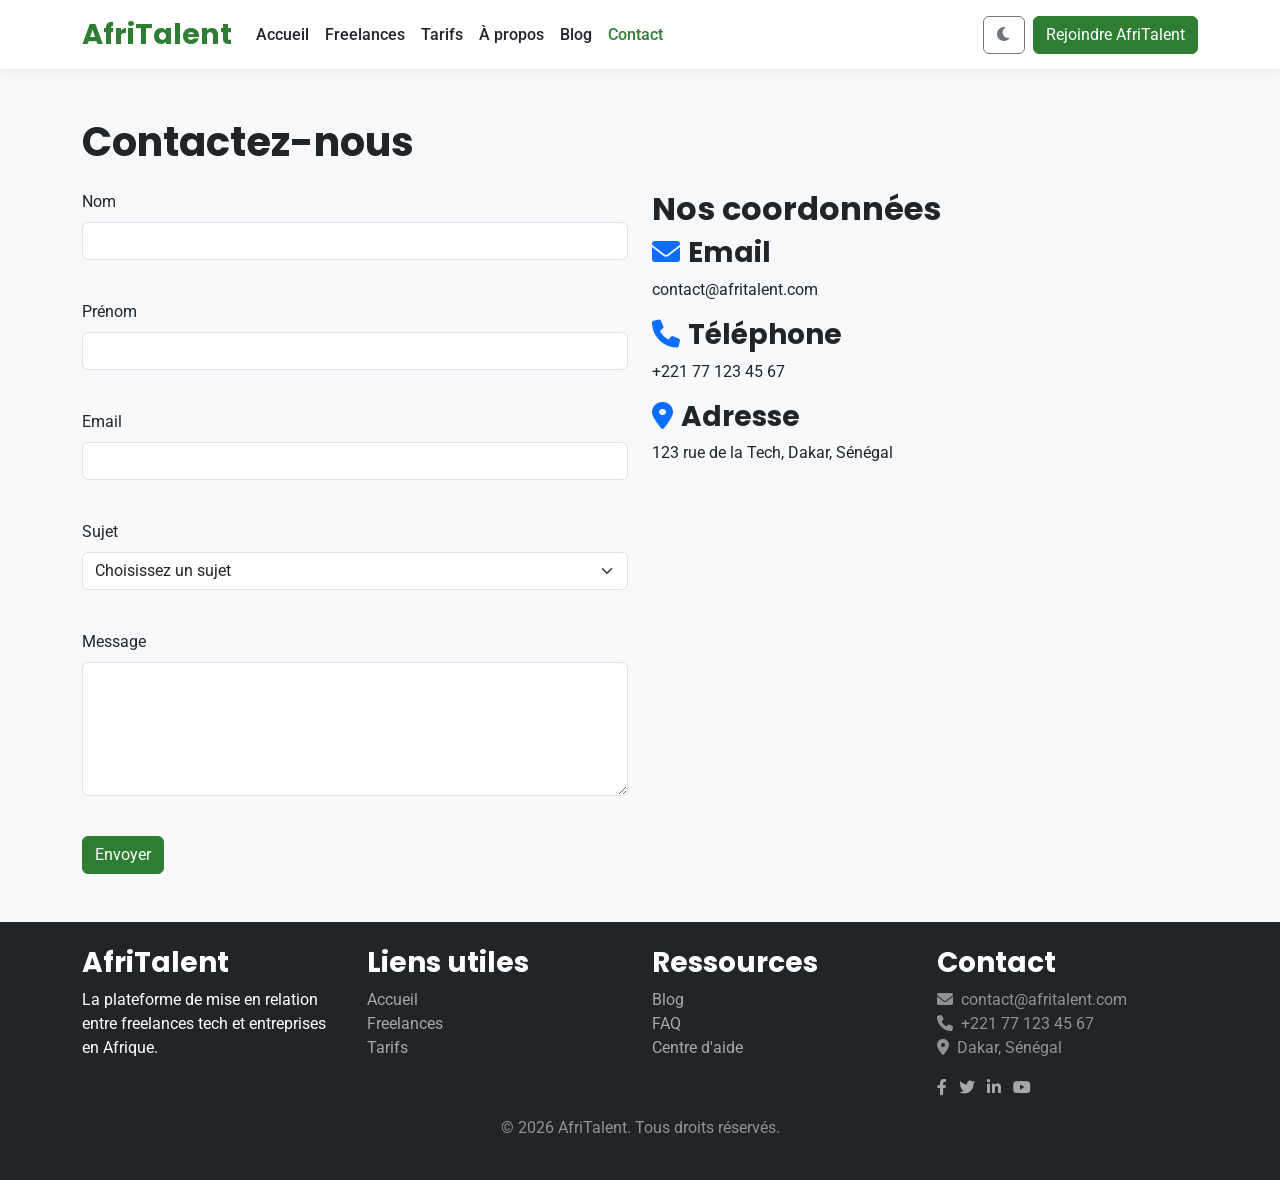
<file: contact.html>
<!DOCTYPE html>
<html lang="fr" data-bs-theme="light">
<head>
    <meta charset="UTF-8">
    <meta name="viewport" content="width=device-width, initial-scale=1.0">
    <title>AfriTalent - Contact</title>
    <link href="https://cdn.jsdelivr.net/npm/bootstrap@5.3.0/dist/css/bootstrap.min.css" rel="stylesheet">
    <link rel="stylesheet" href="https://cdnjs.cloudflare.com/ajax/libs/font-awesome/6.0.0-beta3/css/all.min.css">
    <link href="https://fonts.googleapis.com/css2?family=Poppins:wght@400;600;700&family=Roboto:wght@300;400;500&display=swap" rel="stylesheet">
    <link rel="stylesheet" href="css/style.css">
</head>
<body>

    <!-- ===== NAVBAR ===== -->
    <nav class="navbar navbar-expand-lg fixed-top">
        <div class="container">
            <a class="navbar-brand" href="index.html">AfriTalent</a>
            <button class="navbar-toggler" type="button" data-bs-toggle="collapse" data-bs-target="#navbarNav"
                    aria-controls="navbarNav" aria-expanded="false" aria-label="Basculer la navigation">
                <span class="navbar-toggler-icon"></span>
            </button>
            <div class="collapse navbar-collapse" id="navbarNav">
                <ul class="navbar-nav me-auto mb-2 mb-lg-0">
                    <li class="nav-item"><a class="nav-link" href="index.html">Accueil</a></li>
                    <li class="nav-item"><a class="nav-link" href="freelances.html">Freelances</a></li>
                    <li class="nav-item"><a class="nav-link" href="tarifs.html">Tarifs</a></li>
                    <li class="nav-item"><a class="nav-link" href="about.html">À propos</a></li>
                    <li class="nav-item"><a class="nav-link" href="#blog">Blog</a></li>
                    <li class="nav-item"><a class="nav-link active" aria-current="page" href="contact.html">Contact</a></li>
                </ul>
                <div class="d-flex align-items-center">
                    <button id="theme-toggle" class="btn btn-outline-secondary me-2" aria-label="Changer de thème">
                        <i class="fas fa-moon"></i>
                    </button>
                    <a href="#" class="btn btn-primary">Rejoindre AfriTalent</a>
                </div>
            </div>
        </div>
    </nav>

    <!-- ===== MAIN ===== -->
    <main class="container py-5">
        <h1 class="mb-4">Contactez-nous</h1>
        <div class="row g-4">
            <div class="col-lg-6">
                <!-- ===== Formulaire ===== -->
                <form id="contact-form" novalidate>
                    <div class="mb-3">
                        <label for="nom" class="form-label">Nom</label>
                        <input type="text" class="form-control" id="nom" required>
                        <div id="nom-error" class="error-message text-danger small"></div>
                    </div>
                    <div class="mb-3">
                        <label for="prenom" class="form-label">Prénom</label>
                        <input type="text" class="form-control" id="prenom" required>
                        <div id="prenom-error" class="error-message text-danger small"></div>
                    </div>
                    <div class="mb-3">
                        <label for="email" class="form-label">Email</label>
                        <input type="email" class="form-control" id="email" required>
                        <div id="email-error" class="error-message text-danger small"></div>
                    </div>
                    <div class="mb-3">
                        <label for="sujet" class="form-label">Sujet</label>
                        <select class="form-select" id="sujet" required>
                            <option value="">Choisissez un sujet</option>
                            <option value="demande-info">Demande d'information</option>
                            <option value="probleme-technique">Problème technique</option>
                            <option value="partenariat">Partenariat</option>
                            <option value="autre">Autre</option>
                        </select>
                        <div id="sujet-error" class="error-message text-danger small"></div>
                    </div>
                    <div class="mb-3">
                        <label for="message" class="form-label">Message</label>
                        <textarea class="form-control" id="message" rows="5" required minlength="20"></textarea>
                        <div id="message-error" class="error-message text-danger small"></div>
                    </div>
                    <button type="submit" class="btn btn-primary">Envoyer</button>
                </form>
                <div id="success-message" class="alert alert-success mt-3" style="display:none;">
                    Votre message a été envoyé avec succès !
                </div>
            </div>
            <div class="col-lg-6">
                <!-- ===== Coordonnées ===== -->
                <div class="mb-4">
                    <h2>Nos coordonnées</h2>
                    <h3><i class="fas fa-envelope me-2 text-primary"></i>Email</h3>
                    <p>contact@afritalent.com</p>
                    <h3><i class="fas fa-phone me-2 text-primary"></i>Téléphone</h3>
                    <p>+221 77 123 45 67</p>
                    <h3><i class="fas fa-map-marker-alt me-2 text-primary"></i>Adresse</h3>
                    <p>123 rue de la Tech, Dakar, Sénégal</p>
                </div>
                <!-- ===== Carte Google Maps ===== -->
                <div class="ratio ratio-16x9">
                    <iframe src="https://www.google.com/maps/embed?pb=!1m18!1m12!1m3!1d12345.6789!2d-17.4467!3d14.6937!2m3!1f0!2f0!3f0!3m2!1i1024!2i768!4f13.1!3m3!1m2!1s0x0%3A0x0!2zMTTCsDQxJzU3LjMiTiAxN8KwMjYnNDguMCJX!5e0!3m2!1sfr!2sfr!4v1234567890"
                            style="border:0;" allowfullscreen loading="lazy" referrerpolicy="no-referrer-when-downgrade" title="Carte AfriTalent"></iframe>
                </div>
            </div>
        </div>
    </main>

    <!-- ===== FOOTER ===== -->
    <footer class="py-4 bg-dark text-white">
        <div class="container">
            <div class="row">
                <div class="col-md-3">
                    <h3>AfriTalent</h3>
                    <p>La plateforme de mise en relation entre freelances tech et entreprises en Afrique.</p>
                </div>
                <div class="col-md-3">
                    <h3>Liens utiles</h3>
                    <ul class="list-unstyled">
                        <li><a href="index.html" class="text-white-50">Accueil</a></li>
                        <li><a href="freelances.html" class="text-white-50">Freelances</a></li>
                        <li><a href="tarifs.html" class="text-white-50">Tarifs</a></li>
                    </ul>
                </div>
                <div class="col-md-3">
                    <h3>Ressources</h3>
                    <ul class="list-unstyled">
                        <li><a href="#" class="text-white-50">Blog</a></li>
                        <li><a href="#" class="text-white-50">FAQ</a></li>
                        <li><a href="#" class="text-white-50">Centre d'aide</a></li>
                    </ul>
                </div>
                <div class="col-md-3">
                    <h3>Contact</h3>
                    <address class="text-white-50">
                        <i class="fas fa-envelope me-2"></i>contact@afritalent.com<br>
                        <i class="fas fa-phone me-2"></i>+221 77 123 45 67<br>
                        <i class="fas fa-map-marker-alt me-2"></i>Dakar, Sénégal
                    </address>
                    <div>
                        <a href="#" class="text-white-50 me-2" aria-label="Facebook"><i class="fab fa-facebook-f"></i></a>
                        <a href="#" class="text-white-50 me-2" aria-label="Twitter"><i class="fab fa-twitter"></i></a>
                        <a href="#" class="text-white-50 me-2" aria-label="LinkedIn"><i class="fab fa-linkedin-in"></i></a>
                        <a href="#" class="text-white-50" aria-label="YouTube"><i class="fab fa-youtube"></i></a>
                    </div>
                </div>
            </div>
            <p class="text-center mt-3 text-white-50" id="copyright">&copy; 2026 AfriTalent. Tous droits réservés.</p>
        </div>
    </footer>

    <button id="back-to-top" class="btn btn-primary" aria-label="Retour en haut">
        <i class="fas fa-arrow-up"></i>
    </button>

    <script src="https://cdn.jsdelivr.net/npm/bootstrap@5.3.0/dist/js/bootstrap.bundle.min.js"></script>
    <script src="js/main.js"></script>
</body>
</html>
</file>
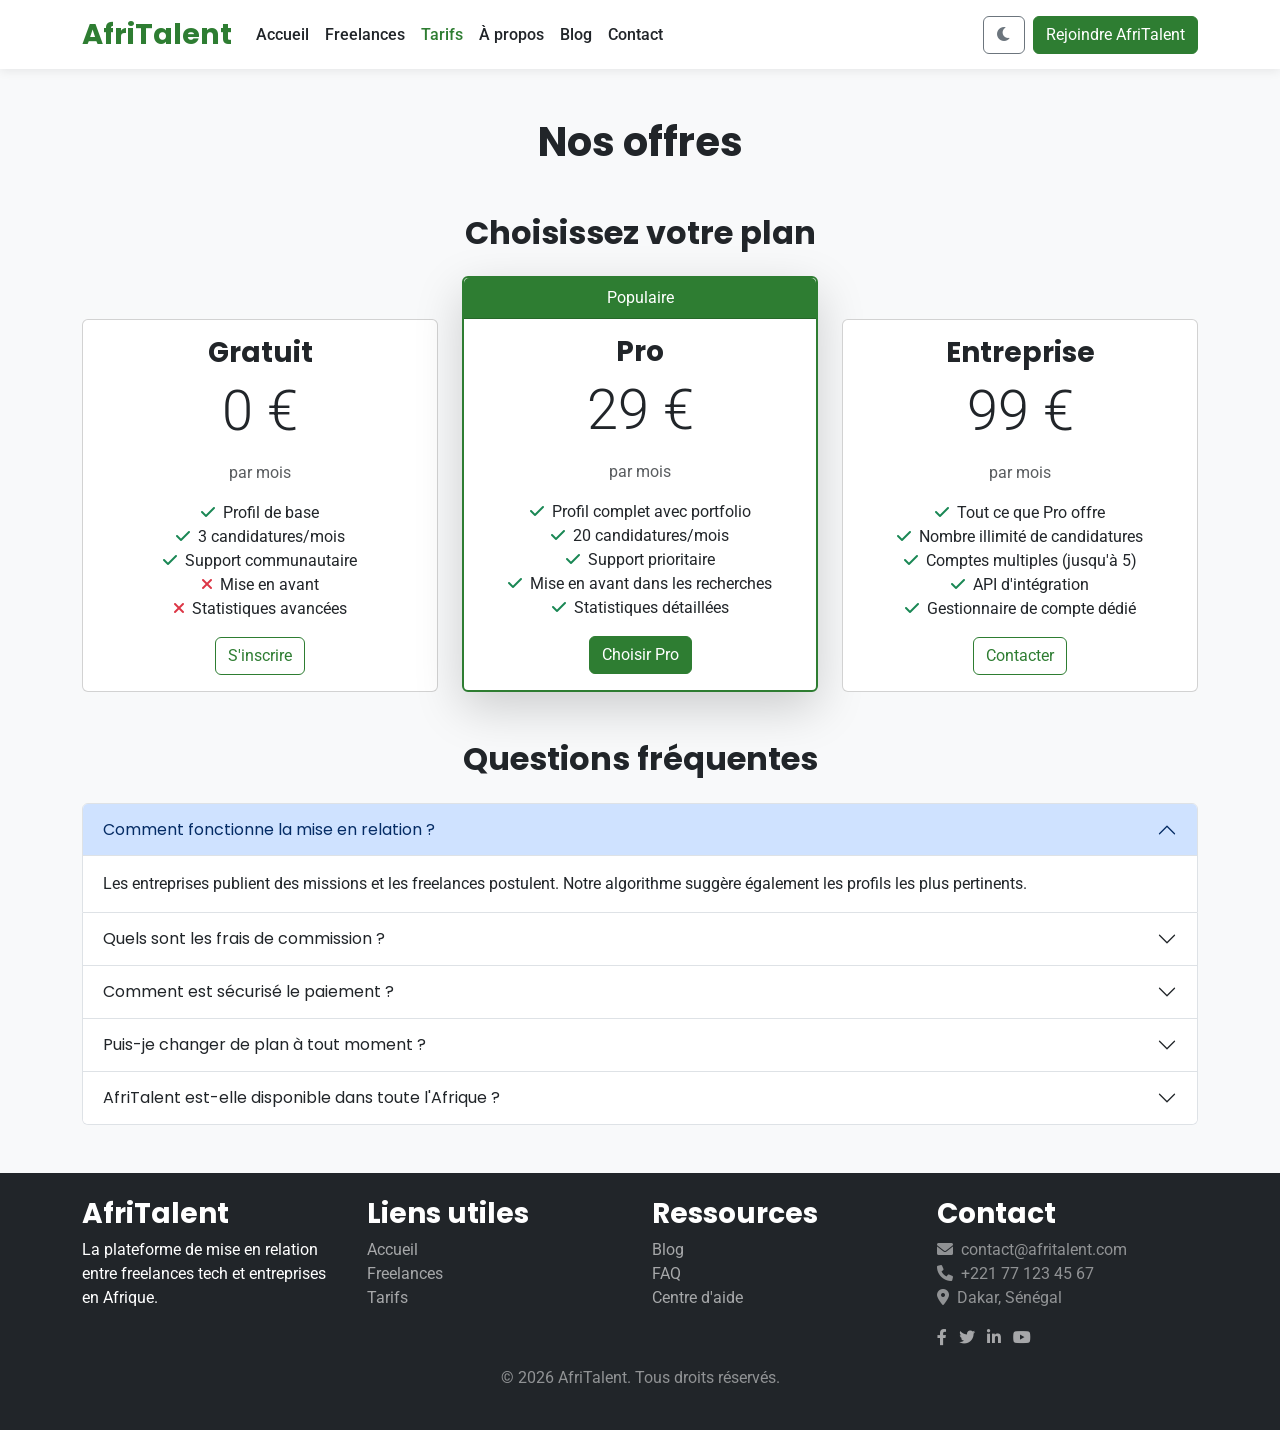
<file: tarifs.html>
<!DOCTYPE html>
<html lang="fr" data-bs-theme="light">
<head>
    <meta charset="UTF-8">
    <meta name="viewport" content="width=device-width, initial-scale=1.0">
    <title>AfriTalent - Tarifs</title>
    <link href="https://cdn.jsdelivr.net/npm/bootstrap@5.3.0/dist/css/bootstrap.min.css" rel="stylesheet">
    <link rel="stylesheet" href="https://cdnjs.cloudflare.com/ajax/libs/font-awesome/6.0.0-beta3/css/all.min.css">
    <link href="https://fonts.googleapis.com/css2?family=Poppins:wght@400;600;700&family=Roboto:wght@300;400;500&display=swap" rel="stylesheet">
    <link rel="stylesheet" href="css/style.css">
</head>
<body>

    <!-- ===== NAVBAR ===== -->
    <nav class="navbar navbar-expand-lg fixed-top">
        <div class="container">
            <a class="navbar-brand" href="index.html">AfriTalent</a>
            <button class="navbar-toggler" type="button" data-bs-toggle="collapse" data-bs-target="#navbarNav"
                    aria-controls="navbarNav" aria-expanded="false" aria-label="Basculer la navigation">
                <span class="navbar-toggler-icon"></span>
            </button>
            <div class="collapse navbar-collapse" id="navbarNav">
                <ul class="navbar-nav me-auto mb-2 mb-lg-0">
                    <li class="nav-item"><a class="nav-link" href="index.html">Accueil</a></li>
                    <li class="nav-item"><a class="nav-link" href="freelances.html">Freelances</a></li>
                    <li class="nav-item"><a class="nav-link active" aria-current="page" href="tarifs.html">Tarifs</a></li>
                    <li class="nav-item"><a class="nav-link" href="about.html">À propos</a></li>
                    <li class="nav-item"><a class="nav-link" href="#blog">Blog</a></li>
                    <li class="nav-item"><a class="nav-link" href="contact.html">Contact</a></li>
                </ul>
                <div class="d-flex align-items-center">
                    <button id="theme-toggle" class="btn btn-outline-secondary me-2" aria-label="Changer de thème">
                        <i class="fas fa-moon"></i>
                    </button>
                    <a href="#" class="btn btn-primary">Rejoindre AfriTalent</a>
                </div>
            </div>
        </div>
    </nav>

    <!-- ===== MAIN ===== -->
    <main class="container py-5">
        <h1 class="text-center mb-5">Nos offres</h1>
        <h2 class="text-center mb-4">Choisissez votre plan</h2>
        <div class="row g-4 align-items-end">
            <!-- Plan Gratuit -->
            <div class="col-lg-4">
                <div class="card text-center h-100">
                    <div class="card-body">
                        <h3 class="card-title">Gratuit</h3>
                        <p class="display-4">0 €</p>
                        <p class="text-muted">par mois</p>
                        <ul class="list-unstyled">
                            <li><i class="fas fa-check text-success me-2"></i>Profil de base</li>
                            <li><i class="fas fa-check text-success me-2"></i>3 candidatures/mois</li>
                            <li><i class="fas fa-check text-success me-2"></i>Support communautaire</li>
                            <li><i class="fas fa-times text-danger me-2"></i>Mise en avant</li>
                            <li><i class="fas fa-times text-danger me-2"></i>Statistiques avancées</li>
                        </ul>
                        <a href="#" class="btn btn-outline-primary">S'inscrire</a>
                    </div>
                </div>
            </div>
            <!-- Plan Pro (recommandé) -->
            <div class="col-lg-4">
                <div class="card text-center h-100 border border-primary shadow-lg recommended">
                    <div class="card-header bg-primary text-white">Populaire</div>
                    <div class="card-body">
                        <h3 class="card-title">Pro</h3>
                        <p class="display-4">29 €</p>
                        <p class="text-muted">par mois</p>
                        <ul class="list-unstyled">
                            <li><i class="fas fa-check text-success me-2"></i>Profil complet avec portfolio</li>
                            <li><i class="fas fa-check text-success me-2"></i>20 candidatures/mois</li>
                            <li><i class="fas fa-check text-success me-2"></i>Support prioritaire</li>
                            <li><i class="fas fa-check text-success me-2"></i>Mise en avant dans les recherches</li>
                            <li><i class="fas fa-check text-success me-2"></i>Statistiques détaillées</li>
                        </ul>
                        <a href="#" class="btn btn-primary">Choisir Pro</a>
                    </div>
                </div>
            </div>
            <!-- Plan Entreprise -->
            <div class="col-lg-4">
                <div class="card text-center h-100">
                    <div class="card-body">
                        <h3 class="card-title">Entreprise</h3>
                        <p class="display-4">99 €</p>
                        <p class="text-muted">par mois</p>
                        <ul class="list-unstyled">
                            <li><i class="fas fa-check text-success me-2"></i>Tout ce que Pro offre</li>
                            <li><i class="fas fa-check text-success me-2"></i>Nombre illimité de candidatures</li>
                            <li><i class="fas fa-check text-success me-2"></i>Comptes multiples (jusqu'à 5)</li>
                            <li><i class="fas fa-check text-success me-2"></i>API d'intégration</li>
                            <li><i class="fas fa-check text-success me-2"></i>Gestionnaire de compte dédié</li>
                        </ul>
                        <a href="#" class="btn btn-outline-primary">Contacter</a>
                    </div>
                </div>
            </div>
        </div>

        <!-- ===== FAQ en Accordéon ===== -->
        <section class="mt-5">
            <h2 class="text-center mb-4">Questions fréquentes</h2>
            <div class="accordion" id="faqAccordion">
                <div class="accordion-item">
                    <h2 class="accordion-header" id="faq1">
                        <button class="accordion-button" type="button" data-bs-toggle="collapse" data-bs-target="#collapse1" aria-expanded="true" aria-controls="collapse1">
                            Comment fonctionne la mise en relation ?
                        </button>
                    </h2>
                    <div id="collapse1" class="accordion-collapse collapse show" role="region" aria-labelledby="faq1" data-bs-parent="#faqAccordion">
                        <div class="accordion-body">Les entreprises publient des missions et les freelances postulent. Notre algorithme suggère également les profils les plus pertinents.</div>
                    </div>
                </div>
                <div class="accordion-item">
                    <h2 class="accordion-header" id="faq2">
                        <button class="accordion-button collapsed" type="button" data-bs-toggle="collapse" data-bs-target="#collapse2" aria-expanded="false" aria-controls="collapse2">
                            Quels sont les frais de commission ?
                        </button>
                    </h2>
                    <div id="collapse2" class="accordion-collapse collapse" role="region" aria-labelledby="faq2" data-bs-parent="#faqAccordion">
                        <div class="accordion-body">AfriTalent prélève une commission de 5% sur chaque mission. Les utilisateurs Pro et Entreprise bénéficient de tarifs réduits.</div>
                    </div>
                </div>
                <div class="accordion-item">
                    <h2 class="accordion-header" id="faq3">
                        <button class="accordion-button collapsed" type="button" data-bs-toggle="collapse" data-bs-target="#collapse3" aria-expanded="false" aria-controls="collapse3">
                            Comment est sécurisé le paiement ?
                        </button>
                    </h2>
                    <div id="collapse3" class="accordion-collapse collapse" role="region" aria-labelledby="faq3" data-bs-parent="#faqAccordion">
                        <div class="accordion-body">Tous les paiements sont effectués via des solutions sécurisées avec séquestre (escrow). Le paiement est libéré lorsque le travail est validé.</div>
                    </div>
                </div>
                <div class="accordion-item">
                    <h2 class="accordion-header" id="faq4">
                        <button class="accordion-button collapsed" type="button" data-bs-toggle="collapse" data-bs-target="#collapse4" aria-expanded="false" aria-controls="collapse4">
                            Puis-je changer de plan à tout moment ?
                        </button>
                    </h2>
                    <div id="collapse4" class="accordion-collapse collapse" role="region" aria-labelledby="faq4" data-bs-parent="#faqAccordion">
                        <div class="accordion-body">Oui, vous pouvez passer à un plan supérieur ou inférieur à tout moment. Les changements sont effectifs immédiatement.</div>
                    </div>
                </div>
                <div class="accordion-item">
                    <h2 class="accordion-header" id="faq5">
                        <button class="accordion-button collapsed" type="button" data-bs-toggle="collapse" data-bs-target="#collapse5" aria-expanded="false" aria-controls="collapse5">
                            AfriTalent est-elle disponible dans toute l'Afrique ?
                        </button>
                    </h2>
                    <div id="collapse5" class="accordion-collapse collapse" role="region" aria-labelledby="faq5" data-bs-parent="#faqAccordion">
                        <div class="accordion-body">Oui, la plateforme est accessible à tous les pays africains. Nous avons des utilisateurs dans plus de 15 pays.</div>
                    </div>
                </div>
            </div>
        </section>
    </main>

    <!-- ===== FOOTER ===== -->
    <footer class="py-4 bg-dark text-white">
        <div class="container">
            <div class="row">
                <div class="col-md-3">
                    <h3>AfriTalent</h3>
                    <p>La plateforme de mise en relation entre freelances tech et entreprises en Afrique.</p>
                </div>
                <div class="col-md-3">
                    <h3>Liens utiles</h3>
                    <ul class="list-unstyled">
                        <li><a href="index.html" class="text-white-50">Accueil</a></li>
                        <li><a href="freelances.html" class="text-white-50">Freelances</a></li>
                        <li><a href="tarifs.html" class="text-white-50">Tarifs</a></li>
                    </ul>
                </div>
                <div class="col-md-3">
                    <h3>Ressources</h3>
                    <ul class="list-unstyled">
                        <li><a href="#" class="text-white-50">Blog</a></li>
                        <li><a href="#" class="text-white-50">FAQ</a></li>
                        <li><a href="#" class="text-white-50">Centre d'aide</a></li>
                    </ul>
                </div>
                <div class="col-md-3">
                    <h3>Contact</h3>
                    <address class="text-white-50">
                        <i class="fas fa-envelope me-2"></i>contact@afritalent.com<br>
                        <i class="fas fa-phone me-2"></i>+221 77 123 45 67<br>
                        <i class="fas fa-map-marker-alt me-2"></i>Dakar, Sénégal
                    </address>
                    <div>
                        <a href="#" class="text-white-50 me-2" aria-label="Facebook"><i class="fab fa-facebook-f"></i></a>
                        <a href="#" class="text-white-50 me-2" aria-label="Twitter"><i class="fab fa-twitter"></i></a>
                        <a href="#" class="text-white-50 me-2" aria-label="LinkedIn"><i class="fab fa-linkedin-in"></i></a>
                        <a href="#" class="text-white-50" aria-label="YouTube"><i class="fab fa-youtube"></i></a>
                    </div>
                </div>
            </div>
            <p class="text-center mt-3 text-white-50" id="copyright">&copy; 2026 AfriTalent. Tous droits réservés.</p>
        </div>
    </footer>

    <button id="back-to-top" class="btn btn-primary" aria-label="Retour en haut">
        <i class="fas fa-arrow-up"></i>
    </button>

    <script src="https://cdn.jsdelivr.net/npm/bootstrap@5.3.0/dist/js/bootstrap.bundle.min.js"></script>
    <script src="js/main.js"></script>
</body>
</html>
</file>
<file: css/style.css>
/* ===== VARIABLES CSS (thème vert/blanc) ===== */
:root {
    --primary-color: #2e7d32;       /* Vert foncé */
    --primary-light: #4caf50;       /* Vert moyen */
    --primary-lighter: #81c784;     /* Vert clair */
    --primary-dark: #1b5e20;        /* Vert très foncé */
    --secondary-color: #6c757d;     /* Gris */
    --accent-color: #ff6b35;        /* Orange (pour contraste) */
    --bg-light: #f8f9fa;            /* Fond clair */
    --bg-white: #ffffff;            /* Blanc pur */
    --text-dark: #212529;           /* Texte sombre */
    --text-light: #ffffff;          /* Texte blanc */
    --font-title: 'Poppins', sans-serif;
    --font-body: 'Roboto', sans-serif;
    --spacing-sm: 0.5rem;
    --spacing-md: 1rem;
    --spacing-lg: 2rem;
    --shadow-nav: 0 2px 10px rgba(0, 0, 0, 0.08);
    --border-radius: 12px;
    --card-bg: #ffffff;
    --body-bg: #f8f9fa;
    --text-muted: #6c757d;
}

/* ===== RESET & BASE ===== */
* {
    margin: 0;
    padding: 0;
    box-sizing: border-box;
}

body {
    font-family: var(--font-body);
    color: var(--text-dark);
    background-color: var(--body-bg);
    padding-top: 70px; /* pour la navbar fixe */
    transition: background-color 0.3s ease, color 0.3s ease;
}

h1, h2, h3, h4, h5, h6 {
    font-family: var(--font-title);
    font-weight: 700;
}

a {
    text-decoration: none;
    color: var(--primary-color);
}

img {
    max-width: 100%;
    height: auto;
}

/* ===== NAVBAR ===== */
.navbar {
    background-color: rgba(255, 255, 255, 0.96) !important;
    box-shadow: var(--shadow-nav);
    transition: all 0.3s ease;
}
.navbar-brand {
    font-family: var(--font-title);
    font-weight: 700;
    font-size: 1.8rem;
    color: var(--primary-color) !important;
}
.nav-link {
    font-weight: 500;
    color: var(--text-dark) !important;
    transition: color 0.2s;
}
.nav-link:hover,
.nav-link.active {
    color: var(--primary-color) !important;
}
.btn-primary {
    background-color: var(--primary-color);
    border-color: var(--primary-color);
    color: #fff;
}
.btn-primary:hover {
    background-color: var(--primary-dark);
    border-color: var(--primary-dark);
}
.btn-outline-primary {
    color: var(--primary-color);
    border-color: var(--primary-color);
}
.btn-outline-primary:hover {
    background-color: var(--primary-color);
    color: #fff;
}

/* ===== HERO ===== */
#hero {
    display: flex;
    align-items: center;
    min-height: 70vh;
    background: linear-gradient(135deg, #e8f5e9, #c8e6c9);
    padding: 3rem 0;
}
#hero h1 {
    font-size: 4rem;
    font-weight: 700;
    letter-spacing: -1px;
    color: var(--primary-dark);
}
#hero h2 {
    font-size: 1.8rem;
    font-weight: 300;
    color: var(--secondary-color);
}
.hero-image {
    border-radius: var(--border-radius);
    box-shadow: 0 20px 40px rgba(0, 0, 0, 0.1);
    transform: rotate(2deg);
    transition: transform 0.3s ease;
}
.hero-image:hover {
    transform: rotate(0deg);
}
.stats .counter {
    font-weight: 700;
    color: var(--primary-color);
}
.stats p {
    margin-top: 0.25rem;
    font-weight: 500;
}

/* ===== BENTO GRID ===== */
.bento-grid {
    display: grid;
    grid-template-columns: repeat(4, 1fr);
    grid-auto-rows: minmax(150px, auto);
    gap: 1.5rem;
}
.bento-card {
    background: var(--card-bg);
    border-radius: var(--border-radius);
    padding: 2rem 1.5rem;
    box-shadow: 0 8px 20px rgba(0, 0, 0, 0.05);
    transition: transform 0.3s ease, box-shadow 0.3s ease;
    display: flex;
    flex-direction: column;
    justify-content: center;
    align-items: center;
    text-align: center;
}
.bento-card:hover {
    transform: translateY(-10px);
    box-shadow: 0 20px 40px rgba(0, 0, 0, 0.08);
}
.bento-card .step-number {
    font-size: 2rem;
    font-weight: 700;
    color: var(--primary-light);
    opacity: 0.5;
}
.bento-card i {
    color: var(--primary-color);
}
.bento-card:nth-child(1) { grid-column: span 2; grid-row: span 2; }
.bento-card:nth-child(2) { grid-column: span 1; grid-row: span 1; }
.bento-card:nth-child(3) { grid-column: span 1; grid-row: span 1; }
.bento-card:nth-child(4) { grid-column: span 2; grid-row: span 1; }

/* ===== CATÉGORIES ===== */
.category-card {
    background: var(--card-bg);
    border-radius: var(--border-radius);
    padding: 1.5rem;
    text-align: center;
    transition: all 0.3s ease;
    border: 1px solid #e0e0e0;
    box-shadow: 0 4px 10px rgba(0, 0, 0, 0.02);
    height: 100%;
}
.category-card:hover {
    transform: scale(1.03) translateY(-5px);
    box-shadow: 0 15px 30px rgba(46, 125, 50, 0.15);
    border-color: var(--primary-color);
}
.category-card i {
    font-size: 3rem;
    color: var(--primary-color);
    margin-bottom: 0.5rem;
}
.category-card h5 {
    font-weight: 600;
}
.category-card p {
    color: var(--text-muted);
}

/* ===== CAROUSEL TÉMOIGNAGES ===== */
.carousel-item {
    padding: 2rem 0;
}
.testimonial-card {
    background: var(--card-bg);
    border-radius: var(--border-radius);
    padding: 2rem;
    box-shadow: 0 4px 15px rgba(0, 0, 0, 0.05);
}
.testimonial-card .stars {
    color: #f5b342;
}

/* ===== CTA ===== */
#cta {
    background: linear-gradient(135deg, var(--primary-color), var(--primary-dark));
}

/* ===== BACK TO TOP ===== */
#back-to-top {
    position: fixed;
    bottom: 20px;
    right: 20px;
    display: none;
    z-index: 999;
    border-radius: 50%;
    width: 50px;
    height: 50px;
    padding: 0;
    line-height: 50px;
    text-align: center;
    background-color: var(--primary-color);
    border-color: var(--primary-color);
    color: #fff;
}
#back-to-top:hover {
    background-color: var(--primary-dark);
    border-color: var(--primary-dark);
}

/* ===== FADE-IN SECTIONS ===== */
.fade-section {
    opacity: 0;
    transform: translateY(30px);
    transition: opacity 0.8s ease, transform 0.8s ease;
}
.fade-visible {
    opacity: 1;
    transform: translateY(0);
}

/* ===== DARK MODE (adapté au vert) ===== */
[data-bs-theme="dark"] {
    --bg-light: #1a2a1a;
    --body-bg: #121212;
    --card-bg: #1e2a1e;
    --text-dark: #e0e0e0;
    --text-muted: #a0b0a0;
    --primary-color: #66bb6a;
    --primary-dark: #388e3c;
    --primary-light: #81c784;
    --shadow-nav: 0 2px 10px rgba(0, 0, 0, 0.5);
}
[data-bs-theme="dark"] body {
    background-color: #121212;
    color: #e0e0e0;
}
[data-bs-theme="dark"] .navbar {
    background-color: #1a2a1a !important;
    box-shadow: 0 2px 10px rgba(0, 0, 0, 0.5);
}
[data-bs-theme="dark"] .nav-link {
    color: #e0e0e0 !important;
}
[data-bs-theme="dark"] .nav-link:hover,
[data-bs-theme="dark"] .nav-link.active {
    color: var(--primary-light) !important;
}
[data-bs-theme="dark"] #hero {
    background: linear-gradient(135deg, #1a2a1a, #0d1a0d);
}
[data-bs-theme="dark"] .bento-card,
[data-bs-theme="dark"] .category-card,
[data-bs-theme="dark"] .testimonial-card,
[data-bs-theme="dark"] .card {
    background: #1e2a1e;
    color: #e0e0e0;
    border-color: #2a3a2a;
}
[data-bs-theme="dark"] .bg-light {
    background-color: #1a2a1a !important;
}
[data-bs-theme="dark"] .text-muted {
    color: #a0b0a0 !important;
}
[data-bs-theme="dark"] .btn-outline-primary {
    color: var(--primary-light);
    border-color: var(--primary-light);
}
[data-bs-theme="dark"] .btn-outline-primary:hover {
    background-color: var(--primary-light);
    color: #121212;
}
[data-bs-theme="dark"] .btn-primary {
    background-color: var(--primary-color);
    border-color: var(--primary-color);
}
[data-bs-theme="dark"] .btn-primary:hover {
    background-color: var(--primary-dark);
    border-color: var(--primary-dark);
}
[data-bs-theme="dark"] #cta {
    background: linear-gradient(135deg, #1b5e20, #0d3b0d);
}

/* ===== NAVBAR SCROLLED ===== */
.navbar-scrolled {
    background-color: rgba(255, 255, 255, 0.98) !important;
    box-shadow: 0 4px 20px rgba(0, 0, 0, 0.08);
}
[data-bs-theme="dark"] .navbar-scrolled {
    background-color: #0d1a0d !important;
}

/* ===== FORMULAIRE DE CONTACT ===== */
.error-message {
    min-height: 1.5rem;
}
.is-invalid {
    border-color: #dc3545 !important;
}
.is-valid {
    border-color: var(--primary-color) !important;
}

/* ===== CARTES TARIFS ===== */
.recommended {
    border: 2px solid var(--primary-color) !important;
    box-shadow: 0 10px 30px rgba(46, 125, 50, 0.2);
}
.card-header.bg-primary {
    background-color: var(--primary-color) !important;
}

/* ===== FOOTER ===== */
footer {
    background-color: var(--primary-dark) !important;
}
footer a.text-white-50 {
    color: rgba(255, 255, 255, 0.6) !important;
}
footer a.text-white-50:hover {
    color: #fff !important;
}

/* ===== MEDIA QUERIES ===== */
@media (max-width: 991.98px) {
    #hero h1 { font-size: 2.8rem; }
    #hero h2 { font-size: 1.4rem; }
    .bento-grid {
        grid-template-columns: 1fr 1fr;
    }
    .bento-card:nth-child(1) { grid-column: span 2; }
    .bento-card:nth-child(4) { grid-column: span 2; }
}

@media (max-width: 575.98px) {
    #hero h1 { font-size: 2rem; }
    #hero h2 { font-size: 1.2rem; }
    .bento-grid {
        grid-template-columns: 1fr;
        grid-auto-rows: auto;
    }
    .bento-card {
        grid-column: span 1 !important;
        grid-row: span 1 !important;
    }
    .category-card { margin-bottom: 1rem; }
    footer .row > div { margin-bottom: 1.5rem; }
}
</file>
